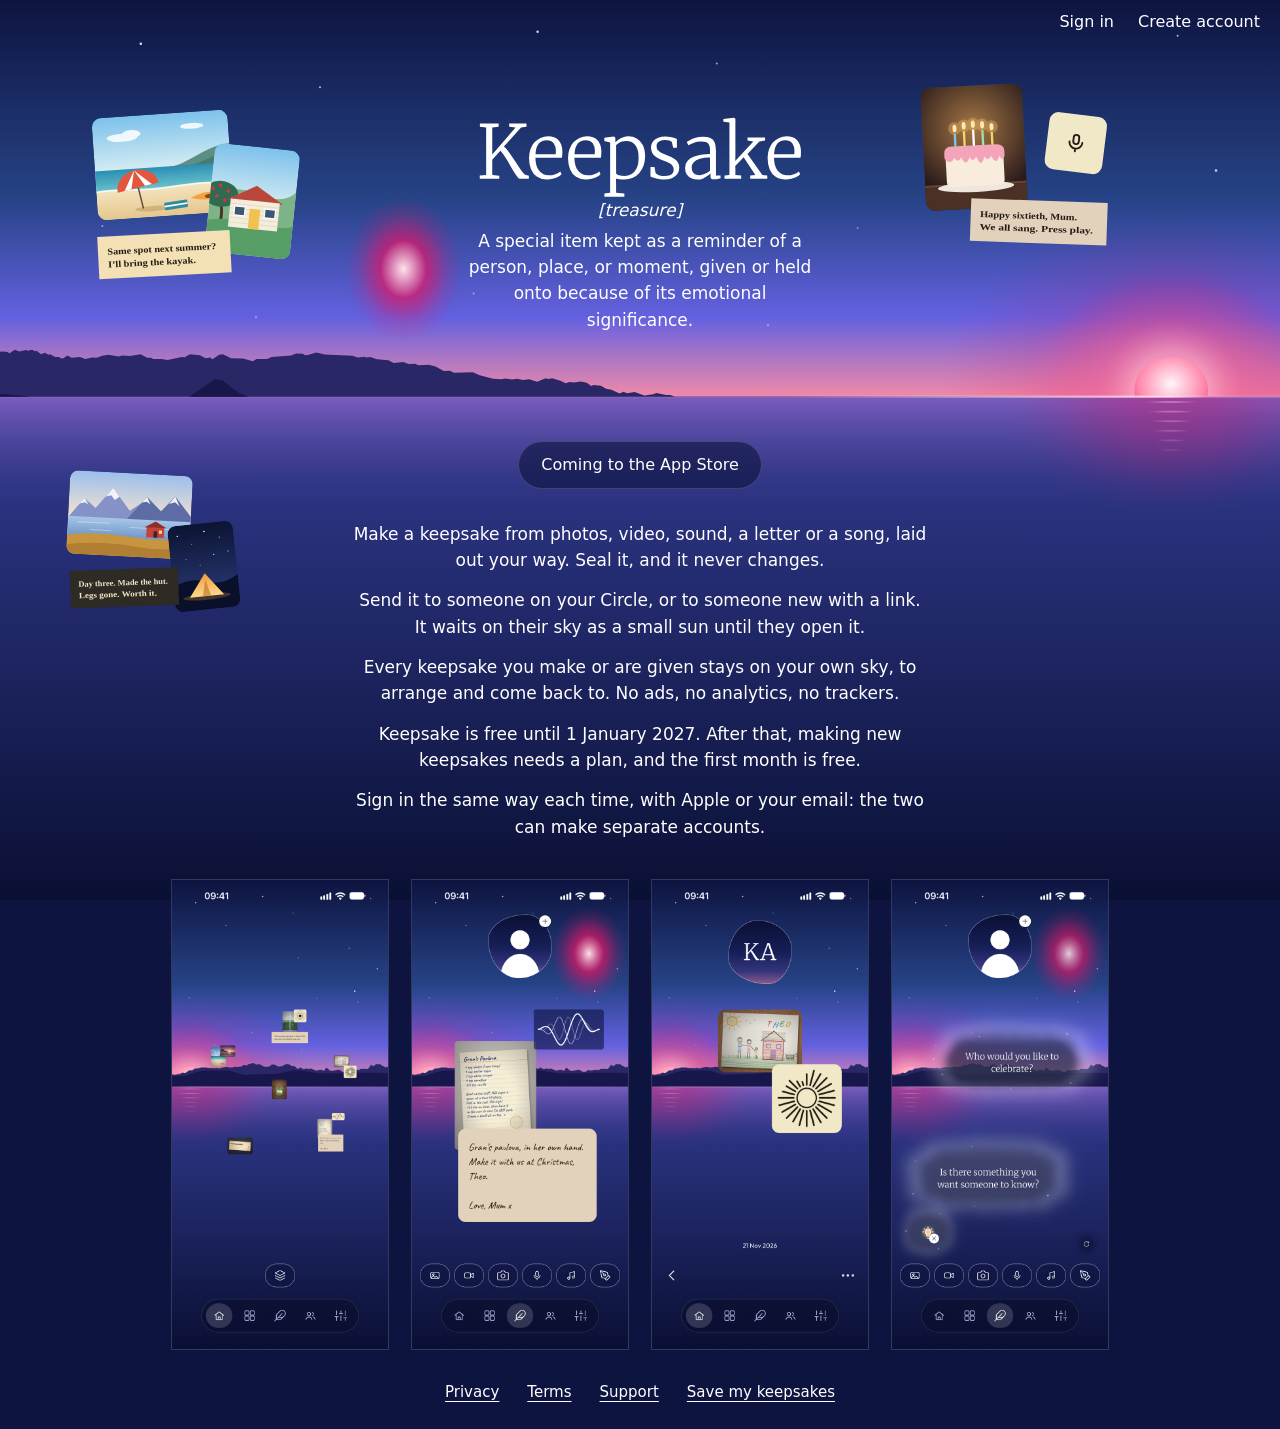
<file: index.html>
<!doctype html>
<html lang="en">
<head>
<meta charset="utf-8">
<meta name="viewport" content="width=device-width, initial-scale=1">
<meta name="color-scheme" content="dark">
<meta name="theme-color" content="#0E1440">
<title>Keepsake: something for someone to keep</title>
<meta name="description" content="Make a keepsake from photos, video, sound, a letter or a song. Seal it, and send it to someone.">
<meta property="og:title" content="Keepsake">
<meta property="og:description" content="Something for someone to keep.">
<meta property="og:image" content="https://keepsakeapp.nz/card.png">
<link rel="stylesheet" href="palette.css">
<script src="store.js"></script>
<style>
  * { box-sizing: border-box; margin: 0; }
  html { background: var(--solid); }
  /* The app's Dusk sky, held still. */
  body::before {
    content: '';
    position: fixed;
    inset: 0 0 auto;
    height: 100vh;
    z-index: -1;
    background: url(sky.svg) 0 0 / 100% 100%;
  }
  /* The name and its definition high in the sky; keepsakes scattered as on
  Home, hung off the horizon (372/844 of the sky's height) and clear of
  the sun at its right; the rest on the water. On a short screen the
  line they hang off drops below the horizon rather than into the name. */
  body {
    --horizon: max(44.076vh, 6vh + 340px);
    position: relative;
    display: flex;
    flex-direction: column;
    align-items: center;
    min-height: 100vh;
    min-height: 100dvh;
    padding: 0 24px;
    color: var(--text);
    font: 300 17px/1.55 -apple-system, BlinkMacSystemFont, system-ui, sans-serif;
    text-align: center;
    -webkit-text-size-adjust: 100%;
  }
  /* The app's doors at the window's top right, as the app keeps them at
  its column's: each word a 44px press, clear of the name below. */
  .doors { position: absolute; top: 0; right: 8px; z-index: 1; display: flex; max-width: calc(100% - 16px); }
  .doors a { min-width: 0; overflow: hidden; padding: 11px 12px; color: inherit; font-size: 16px; font-weight: 500; line-height: 22px; text-decoration: none; text-overflow: ellipsis; white-space: nowrap; }
  header { min-height: calc(var(--horizon) + 184px); }
  h1 { margin-top: 6vh; }
  .name { display: block; width: 200px; height: auto; margin: 0 auto; fill: currentColor; }
  .kind { font-style: italic; }
  .line { max-width: 21em; margin: 4px auto 0; }

  .scatter { position: absolute; inset: 0 0 auto; max-width: 420px; height: var(--horizon); margin: 0 auto; }
  .scatter > * { position: absolute; height: auto; }
  /* A keepsake not yet opened: the Sun's crimson mist round a pale
  heart, fading out and back as it does in the app. */
  .sun {
    left: 9%;
    bottom: 44px;
    width: 23%;
    aspect-ratio: 4 / 5;
    background: var(--mist);
    animation: mist 1.6s cubic-bezier(0.37, 0, 0.63, 1) infinite alternate;
  }
  @keyframes mist { to { opacity: 0; } }
  @media (prefers-reduced-motion: reduce) { .sun { animation: none; } }
  .bach { left: 39%; bottom: 34px; width: 38%; }
  .sixty { left: 6%; top: calc(100% + 30px); width: 35%; }
  .hut { left: 46%; top: calc(100% + 42px); width: 33%; }

  .store {
    padding: 12px 22px;
    border: 1px solid var(--edge);
    border-radius: 999px;
    background: var(--panel);
    font-size: 16px;
    font-weight: 500;
    line-height: 22px;
  }
  /* Once in the store, the sign-in and invite pages' App Store button. */
  a.store {
    width: 100%;
    max-width: 320px;
    padding: 15px 16px;
    border-color: var(--text);
    background: none;
    color: inherit;
    font-size: 17px;
    font-weight: 600;
    line-height: normal;
    text-decoration: none;
  }
  .about { max-width: 34em; margin-top: 28px; }
  .about p + p { margin-top: 14px; }
  /* The App Store's four shots after the words, clear of the keepsakes on
  the water: two by two on a phone, a row of four wider. Each shows whole,
  so no rounded corners; never wider than 216px, as their sizes say. */
  .shots { display: grid; grid-template-columns: 1fr 1fr; gap: 16px; width: 100%; max-width: 420px; margin-top: 40px; }
  .shots img { width: 100%; height: auto; outline: 1px solid var(--edge); }
  @media (min-width: 720px) { .shots { grid-template-columns: repeat(4, 1fr); gap: 24px; max-width: 936px; } }
  footer { display: flex; flex-wrap: wrap; justify-content: center; gap: 12px 28px; margin-top: auto; padding: 32px 0 24px; font-size: 15px; font-weight: 400; }
  footer a { color: inherit; text-decoration-thickness: 1px; text-underline-offset: 4px; }

  @media (min-width: 1200px) {
    body { --horizon: 44.076vh; }
    header { min-height: calc(max(var(--horizon), 340px) + 44px); }
    h1 { margin-top: 13vh; }
    .name { width: 323px; }
    .scatter { max-width: none; }
    .bach { left: 7%; top: 12vh; bottom: auto; width: min(16.5vw, 26vh); }
    .sun { left: 27%; bottom: 56px; width: min(9vw, 14.4vh); }
    .sixty { left: auto; right: 13%; top: 9vh; width: min(15.5vw, 24.5vh); }
    .hut { left: 5%; top: calc(100% + 70px); width: min(14vw, 22vh); }
    .about { margin-top: 32px; }
  }
</style>
</head>
<body>
<nav class="doors" id="doors"><a href="/app/?start=signin">Sign in</a><a href="/app/?start=create">Create account</a></nav>
<script>
  // Signed in at /app/, the app leaves the name its Home shows top right
  // (src/lib/storage.ts, signedInAs) until sign-out: the doors are then
  // that name, to the app. Read here, never fetched; signed out, no name.
  try {
    var named = JSON.parse(localStorage.getItem('ks_signed_in_as_v1'));
    if (typeof named === 'string' && named.trim()) {
      var you = document.createElement('a');
      you.href = '/app/';
      you.textContent = named;
      document.getElementById('doors').replaceChildren(you);
    }
  } catch (e) {}
</script>
<header>
  <!-- The name in the app's title face, Merriweather Light, as outlines. -->
  <h1><svg class="name" role="img" aria-label="Keepsake" viewBox="3 -83 434 108"><path d="M4 0L4 -4.3L12.6 -5.2L12.6 -68.9L4.2 -70L4.2 -74.3L29.4 -74.3L29.4 -70L20.8 -68.9L20.8 -32.6L52.1 -68.9L43.6 -70L43.6 -74.3L66.8 -74.3L66.8 -70L59.5 -68.9L36.4 -43.2Q39 -41.1 41.8 -37.5Q44.6 -33.9 47.5 -29.7Q50.4 -25.5 53.1 -21.2Q55.8 -16.9 58.2 -13.4Q60.6 -9.9 62.4 -7.7Q64.3 -5.5 65.3 -5.3L70 -4.2L70 0L58 0Q56.7 0 54.9 -2.1Q53.1 -4.2 50.9 -7.7Q48.8 -11.1 46.4 -15.3Q44 -19.5 41.5 -23.8Q39 -28 36.5 -31.7Q34 -35.4 31.7 -37.8L20.8 -25.4L20.8 -5.2L30.2 -4.2L30.2 0ZM94.3 1.1Q86.4 1.1 81 -2.6Q75.6 -6.3 72.9 -12.9Q70.2 -19.5 70.2 -28Q70.2 -34.5 72.1 -39.8Q74 -45.1 77.5 -49Q80.9 -52.8 85.6 -54.9Q90.3 -57 95.8 -57Q104.6 -57 109.6 -52Q114.6 -46.9 115 -37.2Q115 -34.4 114.9 -32.2Q114.8 -30.1 114.4 -28.4L78.8 -28.4Q78.8 -23.4 79.9 -19Q81.1 -14.7 83.3 -11.4Q85.6 -8.2 89 -6.4Q92.4 -4.6 96.9 -4.6Q101.2 -4.6 105.6 -6.2Q110 -7.7 112.3 -9.7L113.9 -6Q112 -4 108.8 -2.5Q105.7 -0.9 101.9 0.1Q98.1 1.1 94.3 1.1ZM78.9 -33.1L106 -33.1Q106.1 -33.9 106.2 -35.3Q106.3 -36.6 106.3 -37.5Q106.3 -43.7 103.3 -47.8Q100.5 -51.9 93.8 -51.9Q90.8 -51.9 88.2 -50.9Q85.6 -49.9 83.6 -47.7Q81.7 -45.5 80.4 -41.9Q79.2 -38.3 78.9 -33.1ZM146.7 1.1Q138.8 1.1 133.4 -2.6Q128 -6.3 125.3 -12.9Q122.6 -19.5 122.6 -28Q122.6 -34.5 124.5 -39.8Q126.4 -45.1 129.9 -49Q133.3 -52.8 138 -54.9Q142.7 -57 148.2 -57Q157 -57 162 -52Q167 -46.9 167.4 -37.2Q167.4 -34.4 167.3 -32.2Q167.2 -30.1 166.8 -28.4L131.2 -28.4Q131.2 -23.4 132.3 -19Q133.5 -14.7 135.7 -11.4Q138 -8.2 141.4 -6.4Q144.8 -4.6 149.3 -4.6Q153.6 -4.6 158 -6.2Q162.4 -7.7 164.7 -9.7L166.3 -6Q164.4 -4 161.2 -2.5Q158.1 -0.9 154.3 0.1Q150.5 1.1 146.7 1.1ZM131.3 -33.1L158.4 -33.1Q158.5 -33.9 158.6 -35.3Q158.7 -36.6 158.7 -37.5Q158.7 -43.7 155.8 -47.8Q152.9 -51.9 146.2 -51.9Q143.2 -51.9 140.6 -50.9Q138 -49.9 136 -47.7Q134.1 -45.5 132.8 -41.9Q131.6 -38.3 131.3 -33.1ZM171.5 24.2L171.5 19.8L179.2 18.8L179.2 -48.9L171.4 -50.6L171.4 -55.1L184.2 -56.7L184.4 -56.7L186.2 -55.1L186.2 -49Q188 -50.8 190.6 -52.7Q193.2 -54.5 196.7 -55.8Q200.1 -57 204.3 -57Q209.9 -57 214.9 -54.2Q219.9 -51.4 223.1 -45.4Q226.2 -39.4 226.2 -29.8Q226.2 -23.4 224.2 -17.8Q222.2 -12.2 218.5 -7.9Q214.8 -3.7 209.6 -1.3Q204.4 1.1 198 1.1Q195.3 1.1 192.2 0.7Q189.1 0.3 187 -0.5L187.2 8L187.2 18.8L198.3 19.8L198.3 24.2ZM198.4 -3.6Q203.8 -3.6 208.1 -6.3Q212.4 -8.9 215 -14.4Q217.5 -19.9 217.5 -28.4Q217.5 -34.4 216.2 -38.6Q214.9 -42.9 212.6 -45.6Q210.3 -48.4 207.3 -49.6Q204.4 -50.9 201 -50.9Q197.9 -50.9 195.2 -50Q192.5 -49.1 190.4 -47.7Q188.3 -46.4 187.2 -45.1L187.2 -7Q188 -5.8 191.1 -4.7Q194.3 -3.6 198.4 -3.6ZM251.4 1.1Q248.3 1.1 244.7 0.4Q241.1 -0.3 238 -1.3Q235 -2.3 233.4 -3.1L233.4 -15.7L238.8 -15.7L240.3 -7.9Q241 -6.9 242.8 -5.9Q244.6 -4.9 247.1 -4.2Q249.6 -3.6 252.4 -3.6Q256.8 -3.6 259.5 -4.7Q262.2 -5.9 263.4 -7.9Q264.6 -9.9 264.6 -12.6Q264.6 -15.6 262.9 -17.6Q261.2 -19.7 257.9 -21.4Q254.6 -23.1 249.6 -24.9Q244.4 -26.8 240.9 -29.2Q237.5 -31.5 235.8 -34.7Q234.1 -38 234.1 -42.5Q234.1 -46.9 236.7 -50.1Q239.4 -53.3 243.8 -55Q248.3 -56.7 253.5 -56.7Q257.4 -56.7 260.5 -56.1Q263.6 -55.5 265.7 -54.8Q267.8 -54 268.9 -53.6L268.9 -41.7L263.9 -41.7L262.2 -49Q261.7 -49.9 260.2 -50.6Q258.7 -51.3 256.7 -51.7Q254.7 -52.1 252.7 -52.1Q249.3 -52.2 246.8 -51.2Q244.3 -50.2 242.9 -48.4Q241.6 -46.6 241.6 -44.2Q241.6 -40.4 243.5 -38.2Q245.4 -36 248.4 -34.6Q251.5 -33.3 254.8 -31.9Q258.1 -30.6 261.2 -29.1Q264.3 -27.7 266.7 -25.8Q269.2 -23.9 270.6 -21.2Q272.1 -18.6 272.1 -14.8Q272.1 -9.8 269.5 -6.3Q266.9 -2.7 262.2 -0.8Q257.5 1.1 251.4 1.1ZM296.6 1.1Q292.2 1.1 288.4 -0.6Q284.6 -2.2 282.2 -5.7Q279.9 -9.2 279.9 -14.6Q279.9 -19.9 282.8 -23.4Q285.7 -27 290.5 -29.1Q295.3 -31.2 301.3 -32.2Q307.2 -33.2 313.4 -33.3L313.4 -37.5Q313.4 -42.5 312.4 -45.2Q311.3 -48 308.7 -49.1Q306.1 -50.2 301.4 -50.2Q295.6 -50.2 291.1 -48.2Q286.7 -46.3 284.3 -44.9L282.1 -49.3Q283 -50.2 286.3 -51.9Q289.5 -53.7 294.1 -55.1Q298.6 -56.6 303.4 -56.6Q310.1 -56.6 314 -54.7Q318 -52.8 319.7 -48.6Q321.4 -44.3 321.4 -37.3L321.4 -4.5L327.6 -4.5L327.6 -0.8Q326.5 -0.5 324.9 -0.1Q323.3 0.3 321.6 0.5Q319.8 0.8 318.3 0.8Q316.2 0.8 315.1 0.1Q314.1 -0.6 314.1 -3.5L314.1 -7Q312.9 -5.9 310.3 -4Q307.8 -2.1 304.3 -0.5Q300.8 1.1 296.6 1.1ZM299.6 -4.8Q302.6 -4.8 306.5 -6.6Q310.4 -8.3 313.4 -10.9L313.4 -28.6Q305.1 -28.6 299.7 -26.9Q294.2 -25.2 291.5 -22.3Q288.8 -19.4 288.8 -15.6Q288.8 -11.6 290.2 -9.2Q291.7 -6.9 294.1 -5.8Q296.6 -4.8 299.6 -4.8ZM332.9 0L332.9 -4.3L339.5 -5.1L339.5 -75.6L331.3 -76.5L331.3 -80.2L345.5 -81.9L345.6 -81.9L347.5 -80.6L347.5 -30.1L347.3 -23.8L371.6 -50.1L363.8 -51.5L363.8 -55.5L387.4 -55.5L387.4 -51.5L379.7 -50.1L363.8 -33.3L383.7 -5L390.3 -4.3L390.3 0L367.4 0L367.4 -4.3L374.3 -5.1L358.6 -28.8L347.3 -17L347.5 -12.8L347.5 -5.1L355.3 -4.3L355.3 0ZM414.9 1.1Q406.9 1.1 401.6 -2.6Q396.2 -6.3 393.5 -12.9Q390.8 -19.5 390.8 -28Q390.8 -34.5 392.7 -39.8Q394.6 -45.1 398.1 -49Q401.5 -52.8 406.2 -54.9Q410.9 -57 416.4 -57Q425.2 -57 430.2 -52Q435.2 -46.9 435.6 -37.2Q435.6 -34.4 435.5 -32.2Q435.4 -30.1 435 -28.4L399.4 -28.4Q399.4 -23.4 400.5 -19Q401.7 -14.7 403.9 -11.4Q406.2 -8.2 409.6 -6.4Q413 -4.6 417.4 -4.6Q421.8 -4.6 426.2 -6.2Q430.6 -7.7 432.9 -9.7L434.5 -6Q432.6 -4 429.4 -2.5Q426.3 -0.9 422.5 0.1Q418.7 1.1 414.9 1.1ZM399.4 -33.1L426.6 -33.1Q426.7 -33.9 426.8 -35.3Q426.9 -36.6 426.9 -37.5Q426.9 -43.7 423.9 -47.8Q421.1 -51.9 414.4 -51.9Q411.4 -51.9 408.8 -50.9Q406.2 -49.9 404.2 -47.7Q402.3 -45.5 401 -41.9Q399.8 -38.3 399.4 -33.1Z"/></svg></h1>
  <p class="kind">[treasure]</p>
  <p class="line">A special item kept as a reminder of a person, place, or moment, given or held onto because of its emotional significance.</p>
</header>
<div class="scatter" role="img" aria-label="Sample keepsakes as the app shows them: photos, letters and a recording, and one not yet opened, glowing like a small sun.">
  <span class="sun"></span>
  <img class="bach" src="keepsakes/bach.svg" width="360" height="300" alt="">
  <img class="sixty" src="keepsakes/sixty.svg" width="344" height="292" alt="">
  <img class="hut" src="keepsakes/hut.svg" width="344" height="286" alt="">
</div>
<p class="store">Coming to the App Store</p>
<script>if (appStore) document.querySelector('.store').outerHTML = '<a class="store" href="' + appStore + '">Get Keepsake on the App Store</a>';</script>
<div class="about">
  <p>Make a keepsake from photos, video, sound, a letter or a song, laid out your way. Seal it, and it never changes.</p>
  <p>Send it to someone on your Circle, or to someone new with a link. It waits on their sky as a small sun until they open it.</p>
  <p>Every keepsake you make or are given stays on your own sky, to arrange and come back to. No ads, no analytics, no trackers.</p>
  <p>Keepsake is free until 1 January 2027. After that, making new keepsakes needs a plan, and the first month is free.</p>
  <p>Sign in the same way each time, with Apple or your email: the two can make separate accounts.</p>
</div>
<div class="shots">
  <img src="keepsakes/shots/01-home-660x1434.webp" srcset="keepsakes/shots/01-home-660x1434.webp 660w, keepsakes/shots/01-home-1320x2868.webp 1320w" sizes="216px" width="660" height="1434" loading="lazy" alt="Home: keepsakes scattered across the sky and the water.">
  <img src="keepsakes/shots/02-create-canvas-660x1434.webp" srcset="keepsakes/shots/02-create-canvas-660x1434.webp 660w, keepsakes/shots/02-create-canvas-1320x2868.webp 1320w" sizes="216px" width="660" height="1434" loading="lazy" alt="Making a keepsake: a handwritten recipe, a recording and a letter, laid out on the sky.">
  <img src="keepsakes/shots/03-opened-keepsake-660x1434.webp" srcset="keepsakes/shots/03-opened-keepsake-660x1434.webp 660w, keepsakes/shots/03-opened-keepsake-1320x2868.webp 1320w" sizes="216px" width="660" height="1434" loading="lazy" alt="An opened keepsake: a child's drawing and a recording.">
  <img src="keepsakes/shots/04-thought-cloud-660x1434.webp" srcset="keepsakes/shots/04-thought-cloud-660x1434.webp 660w, keepsakes/shots/04-thought-cloud-1320x2868.webp 1320w" sizes="216px" width="660" height="1434" loading="lazy" alt="Thought clouds: Who would you like to celebrate? Is there something you want someone to know?">
</div>
<footer>
  <a href="privacy.html">Privacy</a>
  <a href="terms.html">Terms</a>
  <a href="mailto:hello@keepsakeapp.nz">Support</a>
  <a href="save/">Save my keepsakes</a>
</footer>
</body>
</html>
</file>
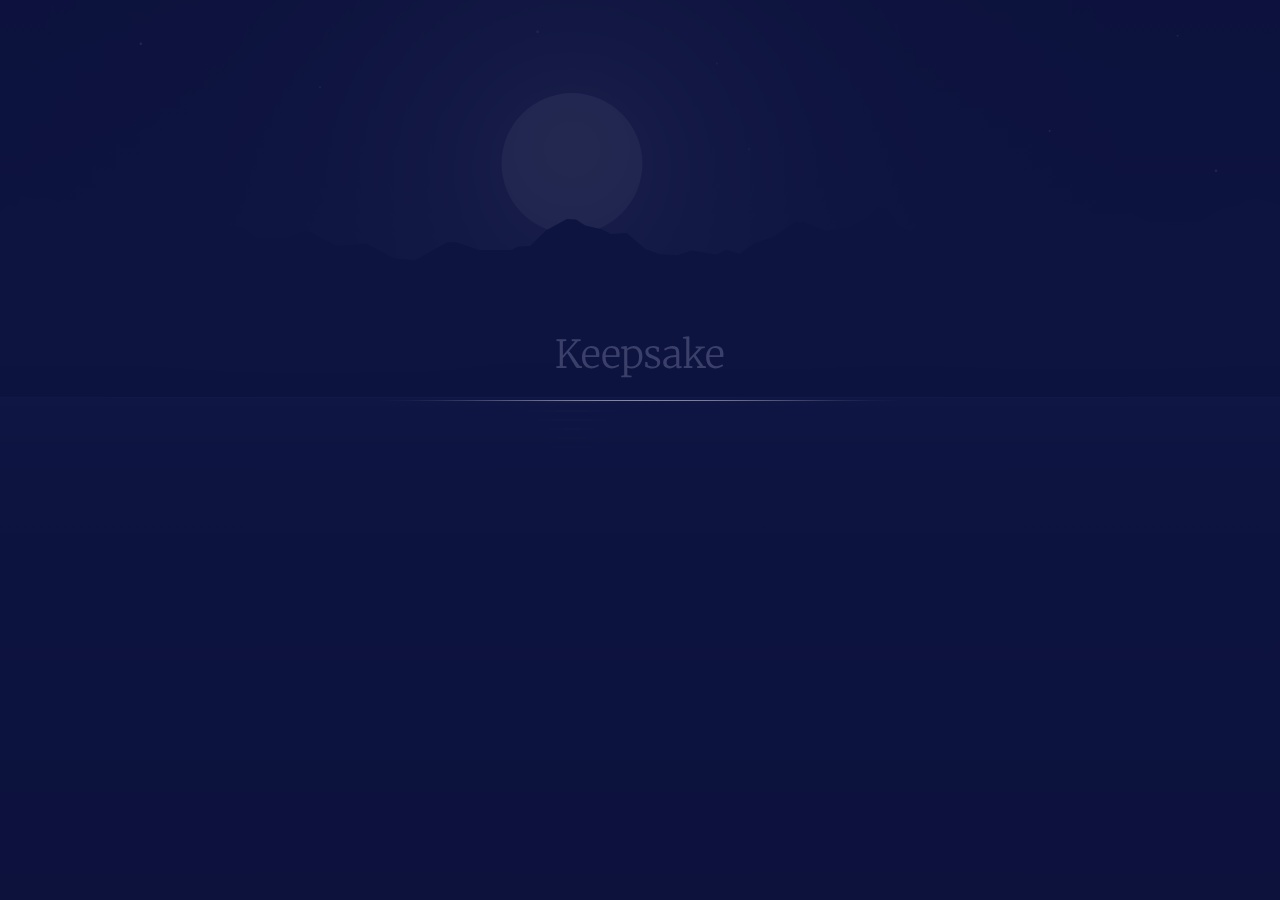
<file: app/index.html>
<!doctype html>
<html lang="en">
  <head>
    <meta charset="utf-8" />
    <meta httpEquiv="X-UA-Compatible" content="IE=edge" />
    <meta name="viewport" content="width=device-width, initial-scale=1, shrink-to-fit=no" />
    <title>keepsake-app</title>
    <!-- The `react-native-web` recommended style reset: https://necolas.github.io/react-native-web/docs/setup/#root-element -->
    <style id="expo-reset">
      /* These styles make the body full-height */
      html,
      body {
        height: 100%;
      }
      /* These styles disable body scrolling if you are using <ScrollView> */
      body {
        overflow: hidden;
      }
      /* These styles make the root element full-height */
      #root {
        display: flex;
        height: 100%;
        flex: 1;
      }
    </style>
  <link rel="icon" href="/app/favicon.ico"/><link rel="preload" href="/app/_expo/static/css/EnrichedText-803aa2e89ff85a46cc923a9c1331bc92.css" as="style">
<link rel="stylesheet" href="/app/_expo/static/css/EnrichedText-803aa2e89ff85a46cc923a9c1331bc92.css"></head>

  <body>
    <!-- Use static rendering with Expo Router to support running without JavaScript. -->
    <noscript> You need to enable JavaScript to run this app. </noscript>
    <!-- The root element for your Expo app. -->
    <div id="root"></div>
  <script src="/app/_expo/static/js/web/index-131d127b6f25b3ca977e7f3741bd6cf5.js" defer></script>
</body>
</html>
</file>
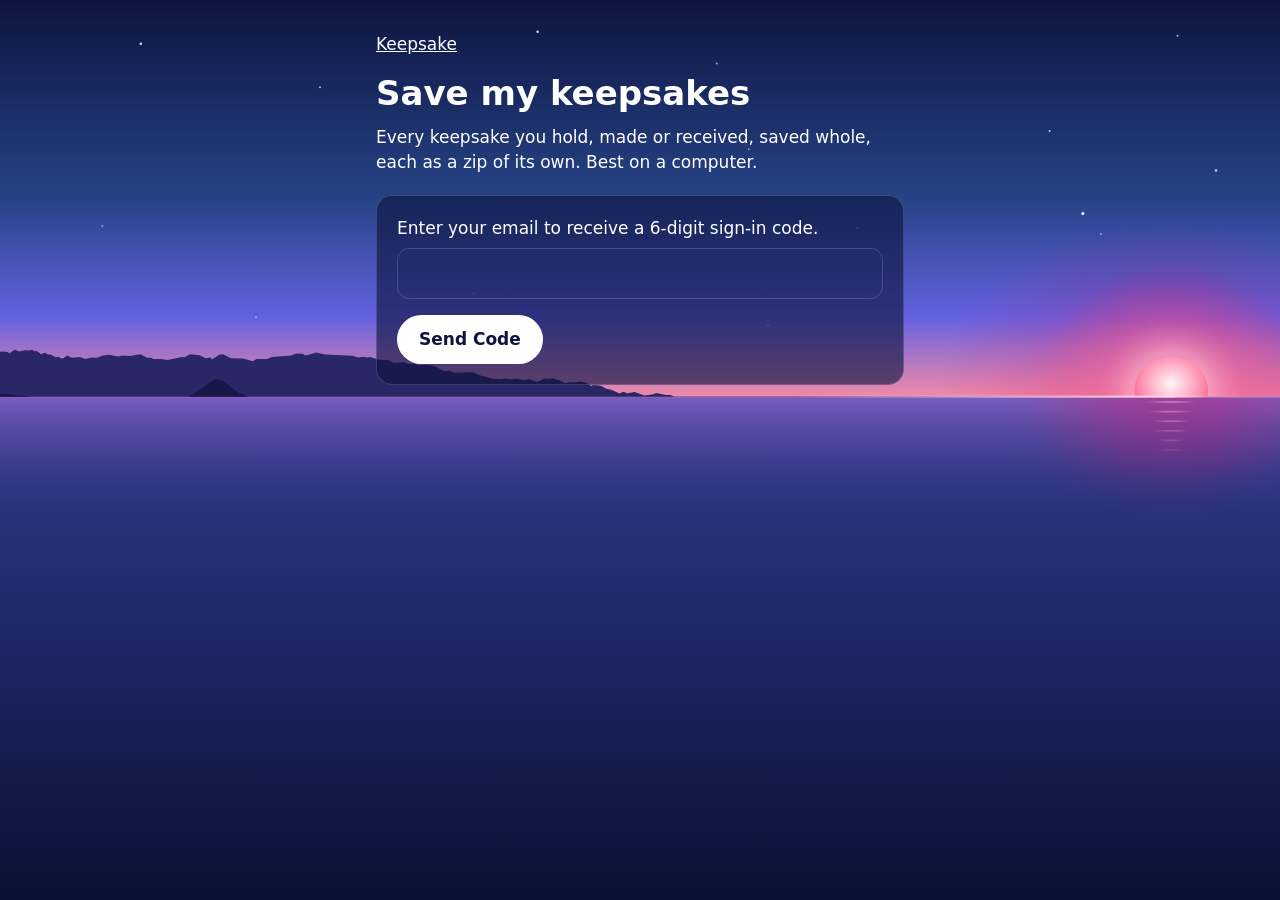
<file: save/index.html>
<!doctype html>
<!-- Save my keepsakes without the app. It talks only to Keepsake's
servers, through save.js. -->
<html lang="en">
<head>
<meta charset="utf-8">
<meta name="viewport" content="width=device-width, initial-scale=1">
<meta name="color-scheme" content="dark">
<title>Save my keepsakes</title>
<link rel="stylesheet" href="../palette.css">
<style>
  * { box-sizing: border-box; margin: 0; }
  [hidden] { display: none !important; }
  html { background: var(--solid); }
  /* The app's Dusk sky, held still. */
  body::before {
    content: '';
    position: fixed;
    inset: 0 0 auto;
    height: 100vh;
    z-index: -1;
    background: url(../sky.svg) 0 0 / 100% 100%;
  }
  body {
    max-width: 560px;
    margin: 0 auto;
    padding: 32px 16px;
    color: var(--text);
    font: 17px/1.45 -apple-system, BlinkMacSystemFont, system-ui, sans-serif;
    -webkit-text-size-adjust: 100%;
  }
  a { color: inherit; }
  h1 { font-size: 34px; line-height: 1.2; margin: 16px 0 12px; }
  form, section {
    margin-top: 20px;
    padding: 20px;
    border: 1px solid var(--edge);
    border-radius: 16px;
    background: var(--panel);
  }
  input {
    display: block;
    width: 100%;
    margin: 8px 0 16px;
    padding: 12px 14px;
    border: 1px solid var(--edge);
    border-radius: 12px;
    background: none;
    color: inherit;
    font: inherit;
  }
  button {
    padding: 12px 22px;
    border: 0;
    border-radius: 999px;
    background: var(--fill);
    color: var(--on-fill);
    font: inherit;
    font-weight: 600;
    cursor: pointer;
  }
  button:disabled { opacity: 0.5; cursor: default; }
  .plain { padding: 12px 8px; background: none; color: inherit; font-weight: 400; }
  ul { list-style: none; padding: 0; margin-bottom: 8px; }
  li { display: flex; align-items: center; gap: 12px; padding: 12px 0; }
  li + li { border-top: 1px solid var(--edge); }
  li span { flex: 1; min-width: 0; overflow-wrap: anywhere; }
  li small { display: block; font-size: 15px; }
  li button { padding: 8px 18px; font-size: 15px; }
  #said { margin-top: 16px; }
</style>
</head>
<body>
<a href="/">Keepsake</a>
<h1>Save my keepsakes</h1>
<p>Every keepsake you hold, made or received, saved whole, each as a zip of its own. Best on a computer.</p>
<form id="ask">
  <label for="email">Enter your email to receive a 6-digit sign-in code.</label>
  <input id="email" type="email" autocomplete="email" autocapitalize="off" spellcheck="false" required>
  <button>Send Code</button>
</form>
<form id="check" hidden>
  <label for="code" id="sent"></label>
  <input id="code" inputmode="numeric" autocomplete="one-time-code" maxlength="6" required>
  <button>Verify &amp; Sign In</button>
  <button type="button" class="plain" id="back">Back</button>
</form>
<section id="held" hidden>
  <ul id="list"></ul>
  <button type="button" class="plain" id="out">Sign out</button>
</section>
<p id="said" role="status"></p>
<script type="module" src="save.js"></script>
</body>
</html>
</file>
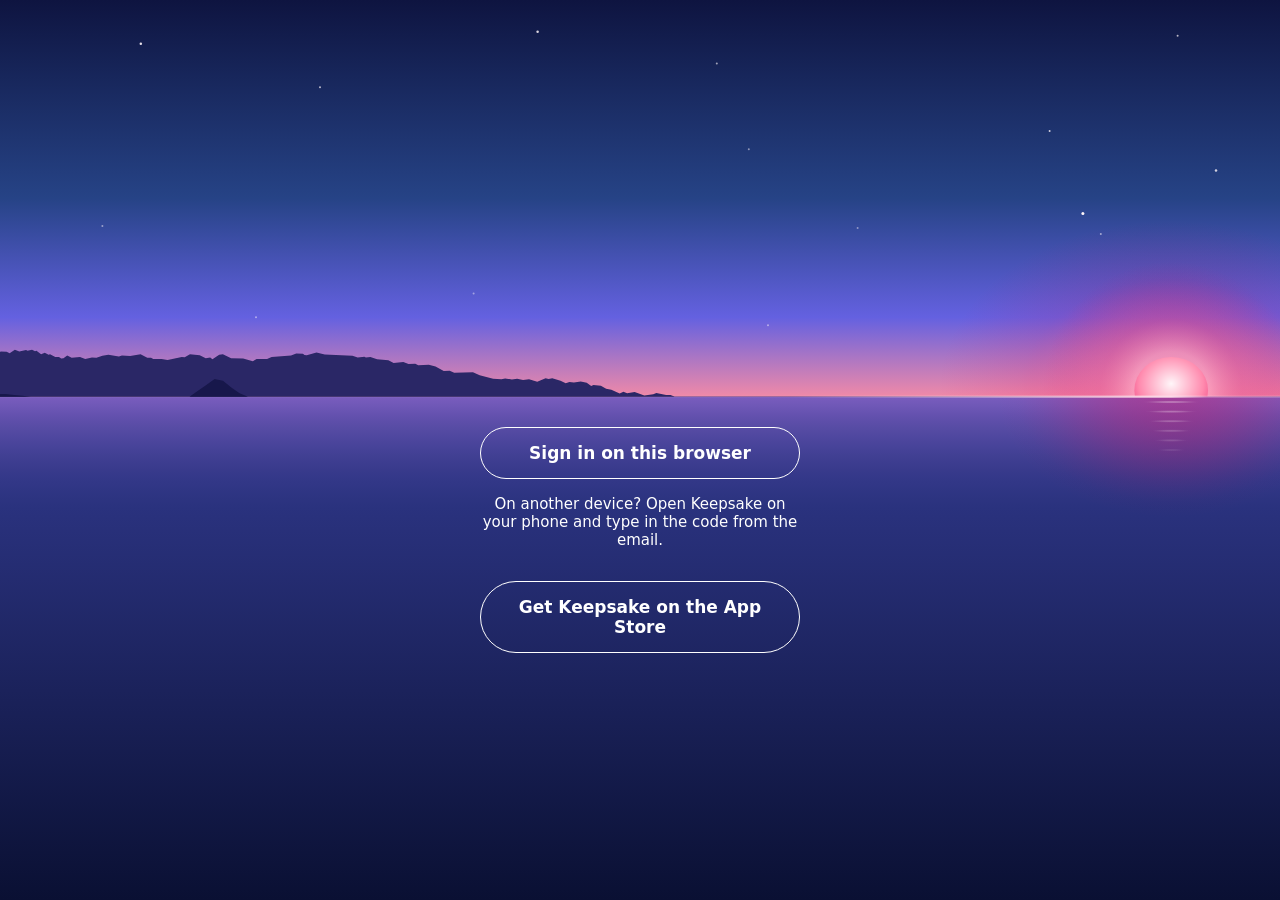
<file: signin/index.html>
<!doctype html>
<!-- The code email's link, /signin/#<token>, where Keepsake did not open.
The token rides in the fragment, which no server sees; this page sends it
nowhere and keeps none of it. Its first button hands it to the app, so shows
only where Keepsake can be; the next signs this browser in at /app/. Neither
goes by itself: the code may be for a phone, and a token signs in once. -->
<html lang="en">
<head>
<meta charset="utf-8">
<meta name="viewport" content="width=device-width, initial-scale=1">
<meta name="color-scheme" content="dark">
<meta name="theme-color" content="#0E1440">
<meta name="robots" content="noindex">
<title>Keepsake</title>
<link rel="stylesheet" href="../palette.css">
<script src="../store.js"></script>
<style>
  html { background: var(--solid); }
  body {
    margin: 0;
    min-height: 100vh;
    min-height: 100dvh;
    display: flex;
    flex-direction: column;
    align-items: center;
    gap: 16px;
    /* On the water: 30px under the horizon, 372/844 of the sky's height. */
    box-sizing: border-box;
    padding: calc(44.076vh + 30px) 16px 30px;
    padding-top: calc(44.076dvh + 30px);
    background: url(../sky.svg) 0 0 / 100% 100%;
    font: 600 17px -apple-system, BlinkMacSystemFont, system-ui, sans-serif;
  }
  a {
    box-sizing: border-box;
    width: 100%;
    max-width: 320px;
    padding: 15px 16px;
    border-radius: 999px;
    background: var(--fill);
    color: var(--on-fill);
    text-align: center;
    text-decoration: none;
  }
  .store, #here {
    border: 1px solid var(--text);
    background: none;
    color: var(--text);
  }
  .store {
    margin-top: 16px;
  }
  p {
    margin: 0;
    max-width: 320px;
    color: var(--text);
    font-weight: 400;
    font-size: 15px;
    text-align: center;
  }
</style>
</head>
<body>
<a id="open" href="keepsake://" hidden>Open Keepsake</a>
<a id="here" href="/app/">Sign in on this browser</a>
<p>On another device? Open Keepsake on your phone and type in the code from the email.</p>
<a class="store">Get Keepsake on the App Store</a>
<script>
  var button = document.getElementById('open');
  var found = location.hash.match(/^#([\w-]+)$/);
  if (found) button.href = 'keepsake://signin/#' + found[1];
  document.getElementById('here').href = '/app/signin/' + (found ? '#' + found[1] : '');
  // A phone or iPad; an iPad's Safari says Mac, but has touch.
  var ua = navigator.userAgent;
  button.hidden = !(/Android|iPhone|iPad/.test(ua) || (/Mac/.test(ua) && navigator.maxTouchPoints > 1));
  if (appStore) document.querySelector('.store').href = appStore;
</script>
</body>
</html>
</file>
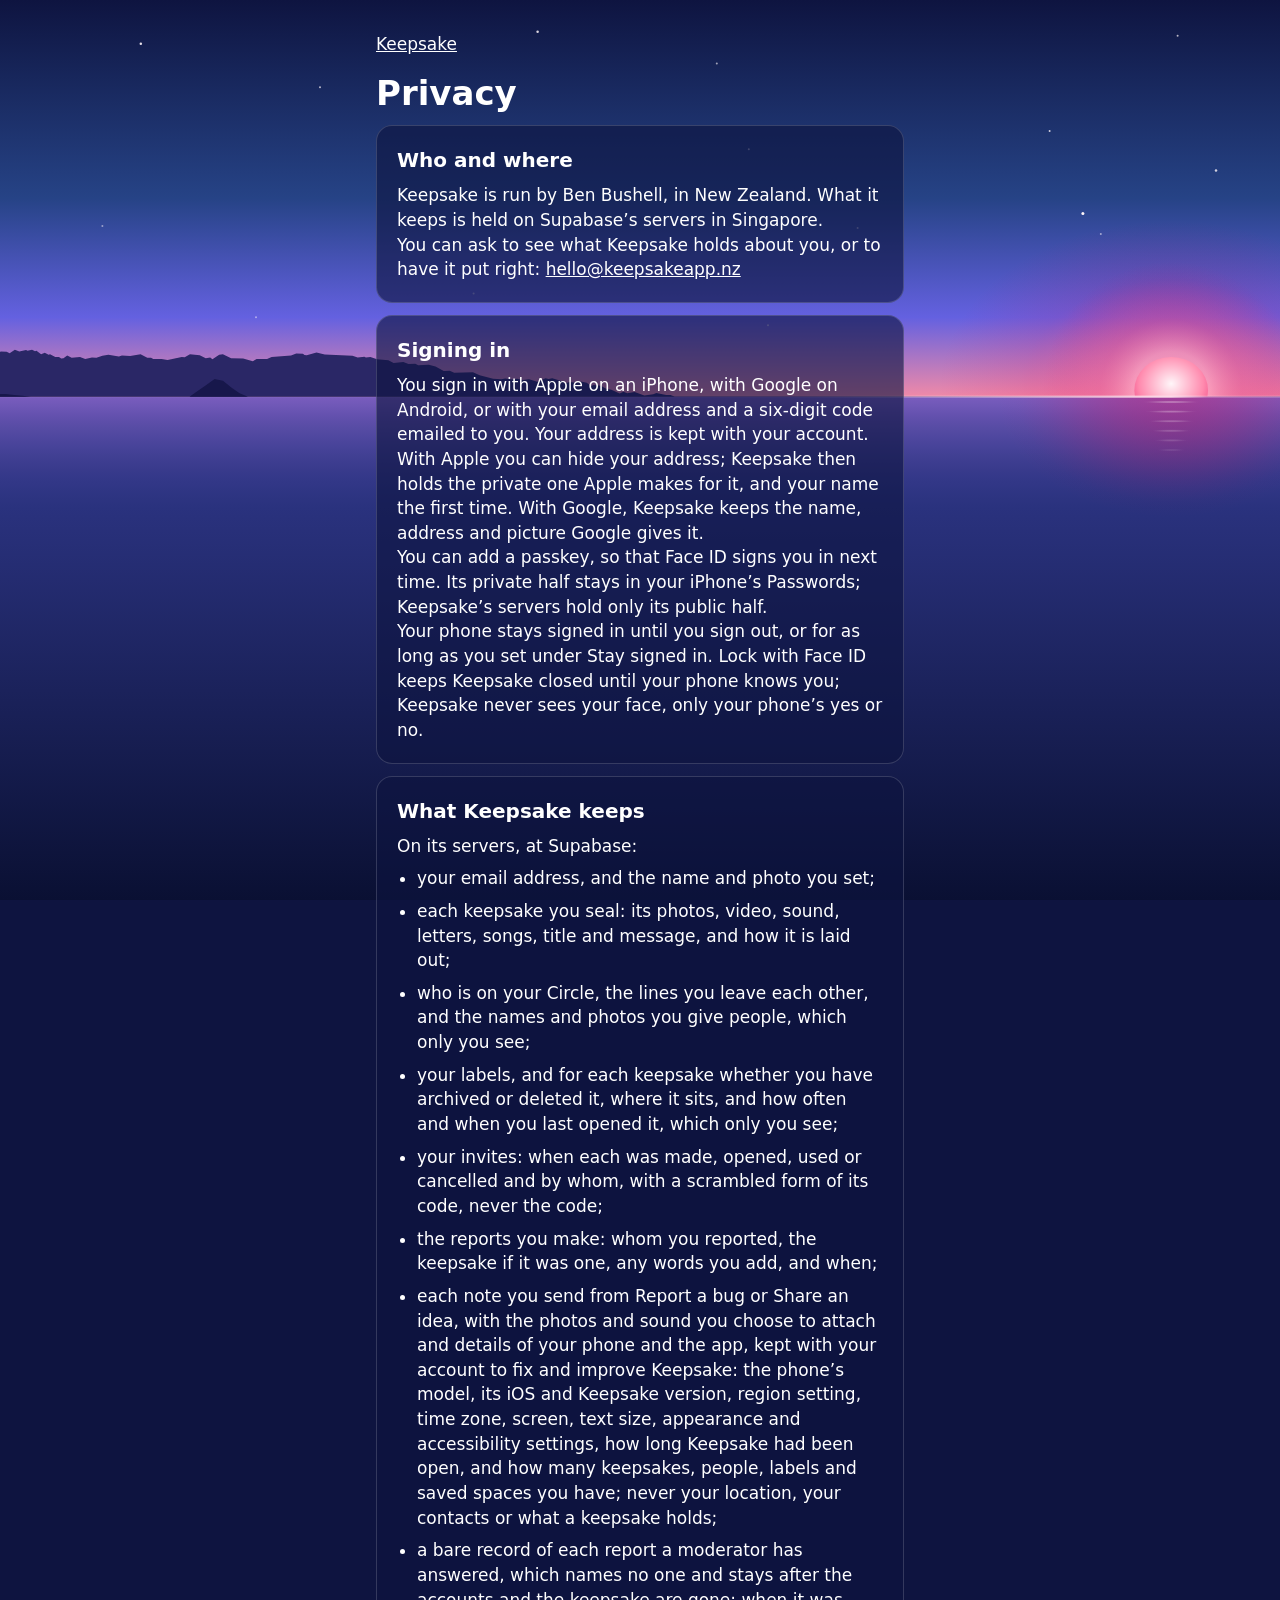
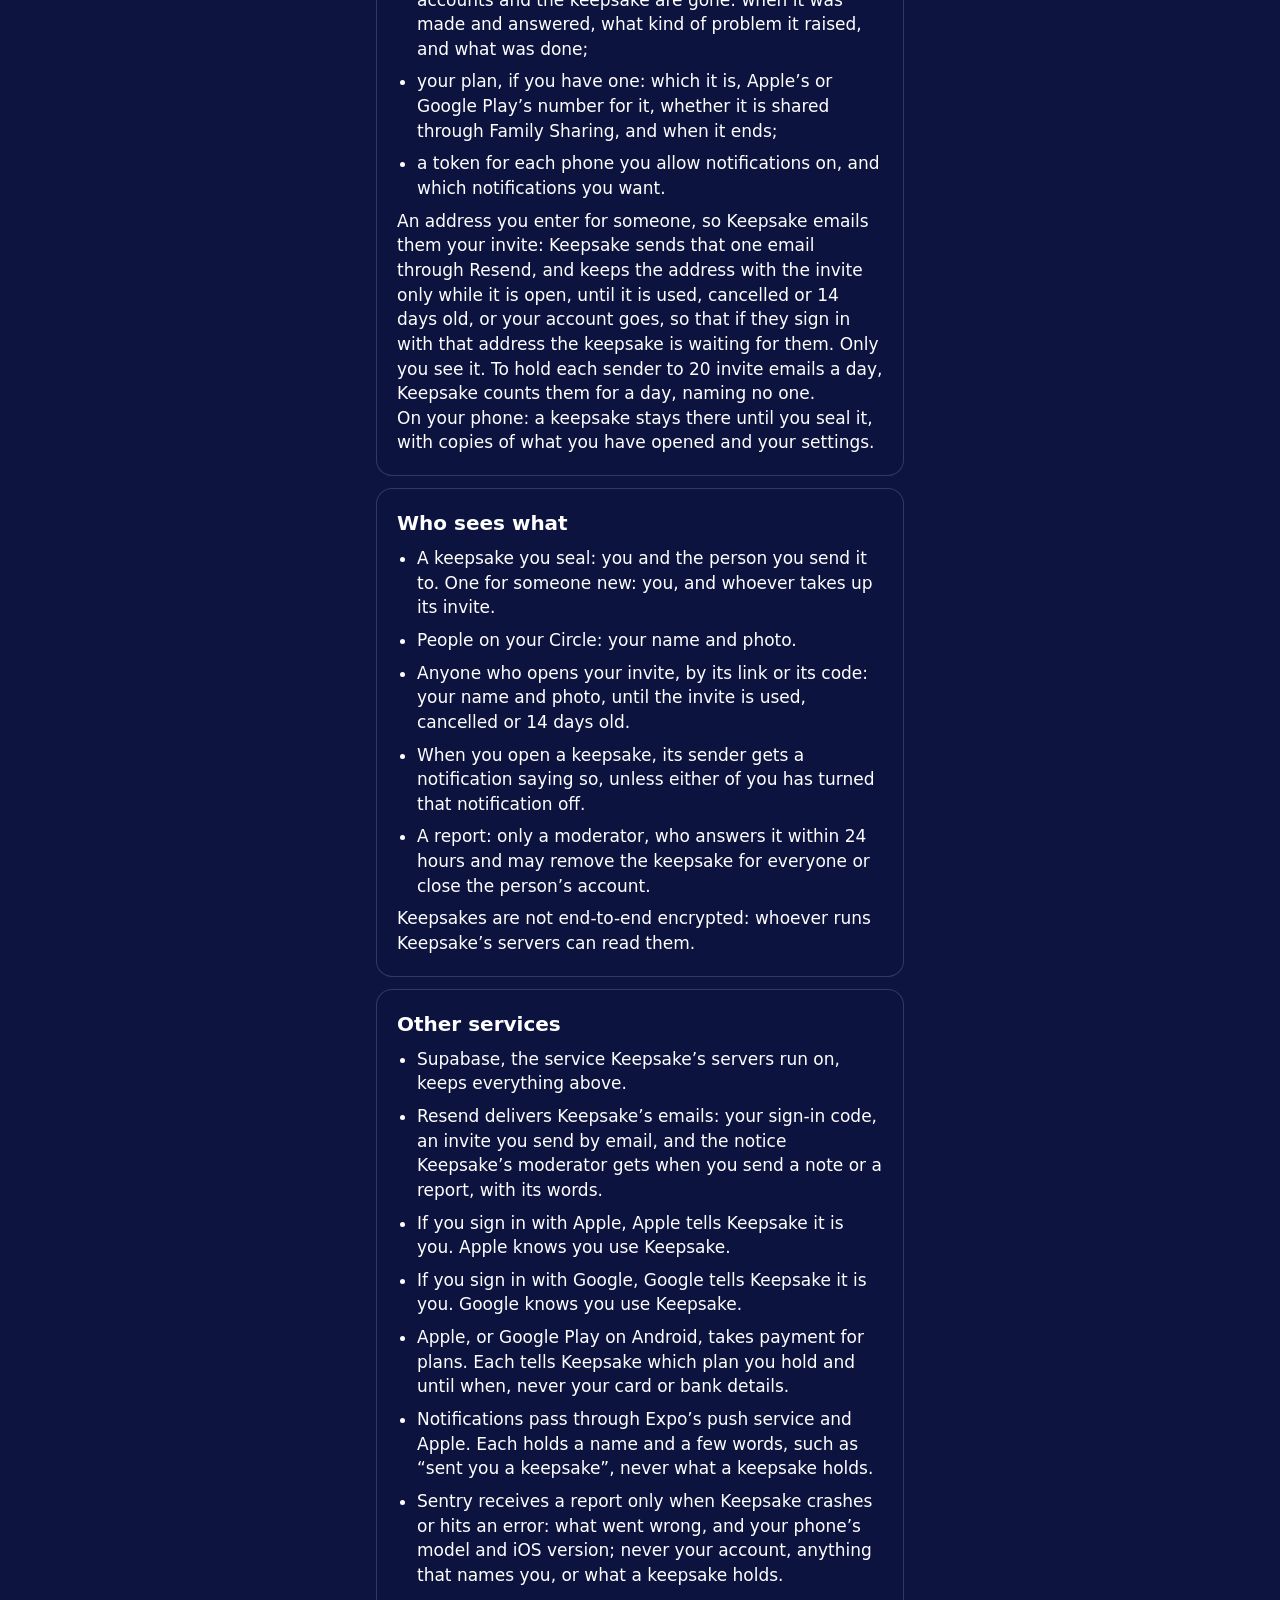
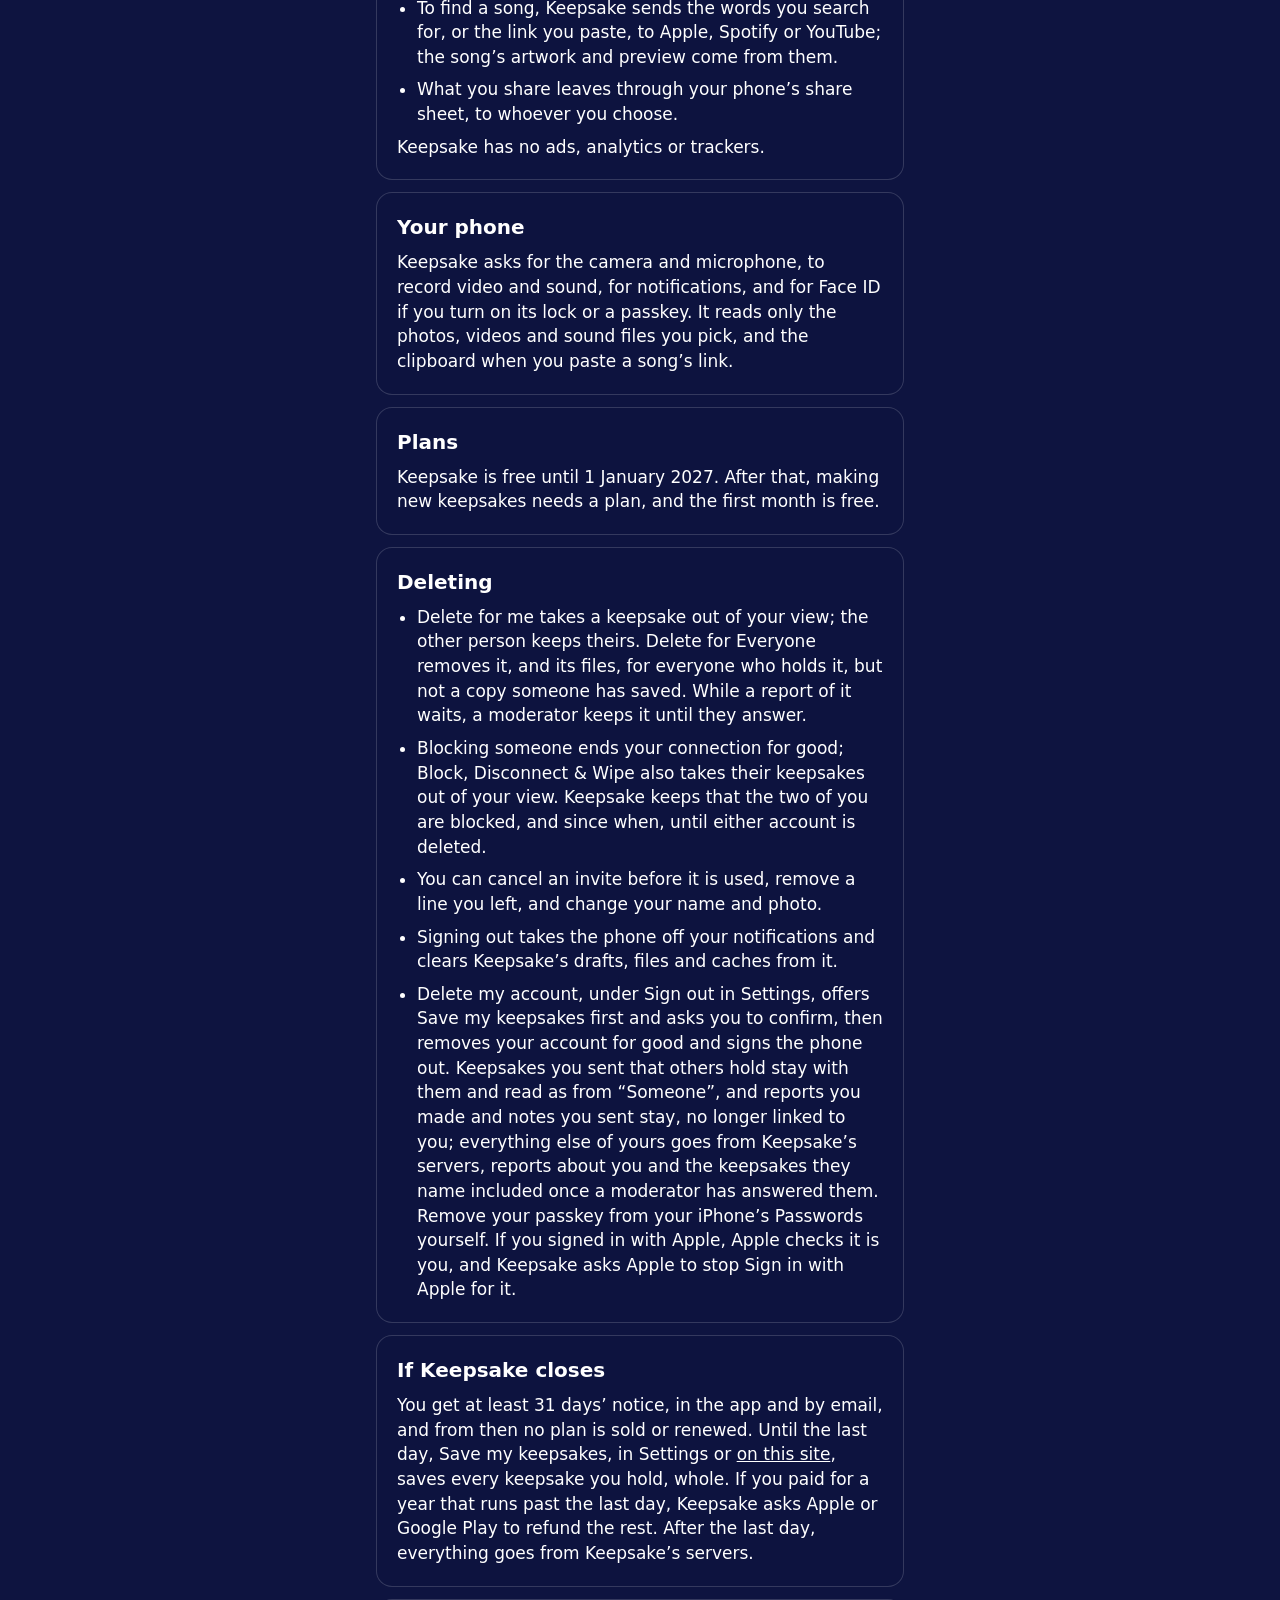
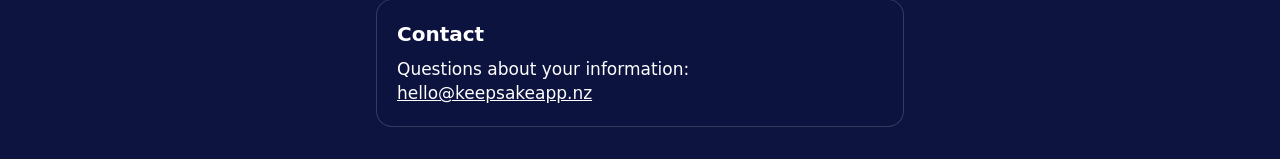
<file: privacy.html>
<!doctype html>
<html lang="en">
<head>
<meta charset="utf-8">
<meta name="viewport" content="width=device-width, initial-scale=1">
<meta name="color-scheme" content="dark">
<meta name="theme-color" content="#0E1440">
<title>Keepsake privacy</title>
<link rel="stylesheet" href="palette.css">
<style>
  * { box-sizing: border-box; margin: 0; }
  html { background: var(--solid); }
  /* The app's Dusk sky, held still. */
  body::before {
    content: '';
    position: fixed;
    inset: 0 0 auto;
    height: 100vh;
    z-index: -1;
    background: url(sky.svg) 0 0 / 100% 100%;
  }
  body {
    max-width: 560px;
    margin: 0 auto;
    padding: 32px 16px;
    color: var(--text);
    font: 17px/1.45 -apple-system, BlinkMacSystemFont, system-ui, sans-serif;
    -webkit-text-size-adjust: 100%;
  }
  a { color: inherit; }
  h1 { font-size: 34px; line-height: 1.2; margin: 16px 0 12px; }
  h2 { font-size: 20px; margin-bottom: 8px; }
  section {
    margin-top: 12px;
    padding: 20px;
    border: 1px solid var(--edge);
    border-radius: 16px;
    background: var(--panel);
  }
  ul { padding-left: 20px; }
  li + li, p + ul, ul + p { margin-top: 8px; }
</style>
</head>
<body>
<a href="/">Keepsake</a>
<h1>Privacy</h1>
<section>
  <h2>Who and where</h2>
  <p>Keepsake is run by Ben Bushell, in New Zealand. What it keeps is held on Supabase’s servers in Singapore.</p>
  <p>You can ask to see what Keepsake holds about you, or to have it put right: <a href="mailto:hello@keepsakeapp.nz">hello@keepsakeapp.nz</a></p>
</section>
<section>
  <h2>Signing in</h2>
  <p>You sign in with Apple on an iPhone, with Google on Android, or with your email address and a six-digit code emailed to you. Your address is kept with your account. With Apple you can hide your address; Keepsake then holds the private one Apple makes for it, and your name the first time. With Google, Keepsake keeps the name, address and picture Google gives it.</p>
  <p>You can add a passkey, so that Face ID signs you in next time. Its private half stays in your iPhone’s Passwords; Keepsake’s servers hold only its public half.</p>
  <p>Your phone stays signed in until you sign out, or for as long as you set under Stay signed in. Lock with Face ID keeps Keepsake closed until your phone knows you; Keepsake never sees your face, only your phone’s yes or no.</p>
</section>
<section>
  <h2>What Keepsake keeps</h2>
  <p>On its servers, at Supabase:</p>
  <ul>
    <li>your email address, and the name and photo you set;</li>
    <li>each keepsake you seal: its photos, video, sound, letters, songs, title and message, and how it is laid out;</li>
    <li>who is on your Circle, the lines you leave each other, and the names and photos you give people, which only you see;</li>
    <li>your labels, and for each keepsake whether you have archived or deleted it, where it sits, and how often and when you last opened it, which only you see;</li>
    <li>your invites: when each was made, opened, used or cancelled and by whom, with a scrambled form of its code, never the code;</li>
    <li>the reports you make: whom you reported, the keepsake if it was one, any words you add, and when;</li>
    <li>each note you send from Report a bug or Share an idea, with the photos and sound you choose to attach and details of your phone and the app, kept with your account to fix and improve Keepsake: the phone’s model, its iOS and Keepsake version, region setting, time zone, screen, text size, appearance and accessibility settings, how long Keepsake had been open, and how many keepsakes, people, labels and saved spaces you have; never your location, your contacts or what a keepsake holds;</li>
    <li>a bare record of each report a moderator has answered, which names no one and stays after the accounts and the keepsake are gone: when it was made and answered, what kind of problem it raised, and what was done;</li>
    <li>your plan, if you have one: which it is, Apple’s or Google Play’s number for it, whether it is shared through Family Sharing, and when it ends;</li>
    <li>a token for each phone you allow notifications on, and which notifications you want.</li>
  </ul>
  <p>An address you enter for someone, so Keepsake emails them your invite: Keepsake sends that one email through Resend, and keeps the address with the invite only while it is open, until it is used, cancelled or 14 days old, or your account goes, so that if they sign in with that address the keepsake is waiting for them. Only you see it. To hold each sender to 20 invite emails a day, Keepsake counts them for a day, naming no one.</p>
  <p>On your phone: a keepsake stays there until you seal it, with copies of what you have opened and your settings.</p>
</section>
<section>
  <h2>Who sees what</h2>
  <ul>
    <li>A keepsake you seal: you and the person you send it to. One for someone new: you, and whoever takes up its invite.</li>
    <li>People on your Circle: your name and photo.</li>
    <li>Anyone who opens your invite, by its link or its code: your name and photo, until the invite is used, cancelled or 14 days old.</li>
    <li>When you open a keepsake, its sender gets a notification saying so, unless either of you has turned that notification off.</li>
    <li>A report: only a moderator, who answers it within 24 hours and may remove the keepsake for everyone or close the person’s account.</li>
  </ul>
  <p>Keepsakes are not end-to-end encrypted: whoever runs Keepsake’s servers can read them.</p>
</section>
<section>
  <h2>Other services</h2>
  <ul>
    <li>Supabase, the service Keepsake’s servers run on, keeps everything above.</li>
    <li>Resend delivers Keepsake’s emails: your sign-in code, an invite you send by email, and the notice Keepsake’s moderator gets when you send a note or a report, with its words.</li>
    <li>If you sign in with Apple, Apple tells Keepsake it is you. Apple knows you use Keepsake.</li>
    <li>If you sign in with Google, Google tells Keepsake it is you. Google knows you use Keepsake.</li>
    <li>Apple, or Google Play on Android, takes payment for plans. Each tells Keepsake which plan you hold and until when, never your card or bank details.</li>
    <li>Notifications pass through Expo’s push service and Apple. Each holds a name and a few words, such as “sent you a keepsake”, never what a keepsake holds.</li>
    <li>Sentry receives a report only when Keepsake crashes or hits an error: what went wrong, and your phone’s model and iOS version; never your account, anything that names you, or what a keepsake holds.</li>
    <li>To find a song, Keepsake sends the words you search for, or the link you paste, to Apple, Spotify or YouTube; the song’s artwork and preview come from them.</li>
    <li>What you share leaves through your phone’s share sheet, to whoever you choose.</li>
  </ul>
  <p>Keepsake has no ads, analytics or trackers.</p>
</section>
<section>
  <h2>Your phone</h2>
  <p>Keepsake asks for the camera and microphone, to record video and sound, for notifications, and for Face ID if you turn on its lock or a passkey. It reads only the photos, videos and sound files you pick, and the clipboard when you paste a song’s link.</p>
</section>
<section>
  <h2>Plans</h2>
  <p>Keepsake is free until 1 January 2027. After that, making new keepsakes needs a plan, and the first month is free.</p>
</section>
<section>
  <h2>Deleting</h2>
  <ul>
    <li>Delete for me takes a keepsake out of your view; the other person keeps theirs. Delete for Everyone removes it, and its files, for everyone who holds it, but not a copy someone has saved. While a report of it waits, a moderator keeps it until they answer.</li>
    <li>Blocking someone ends your connection for good; Block, Disconnect &amp; Wipe also takes their keepsakes out of your view. Keepsake keeps that the two of you are blocked, and since when, until either account is deleted.</li>
    <li>You can cancel an invite before it is used, remove a line you left, and change your name and photo.</li>
    <li>Signing out takes the phone off your notifications and clears Keepsake’s drafts, files and caches from it.</li>
    <li>Delete my account, under Sign out in Settings, offers Save my keepsakes first and asks you to confirm, then removes your account for good and signs the phone out. Keepsakes you sent that others hold stay with them and read as from “Someone”, and reports you made and notes you sent stay, no longer linked to you; everything else of yours goes from Keepsake’s servers, reports about you and the keepsakes they name included once a moderator has answered them. Remove your passkey from your iPhone’s Passwords yourself. If you signed in with Apple, Apple checks it is you, and Keepsake asks Apple to stop Sign in with Apple for it.</li>
  </ul>
</section>
<section>
  <h2>If Keepsake closes</h2>
  <p>You get at least 31 days’ notice, in the app and by email, and from then no plan is sold or renewed. Until the last day, Save my keepsakes, in Settings or <a href="save/">on this site</a>, saves every keepsake you hold, whole. If you paid for a year that runs past the last day, Keepsake asks Apple or Google Play to refund the rest. After the last day, everything goes from Keepsake’s servers.</p>
</section>
<section>
  <h2>Contact</h2>
  <p>Questions about your information: <a href="mailto:hello@keepsakeapp.nz">hello@keepsakeapp.nz</a></p>
</section>
</body>
</html>
</file>
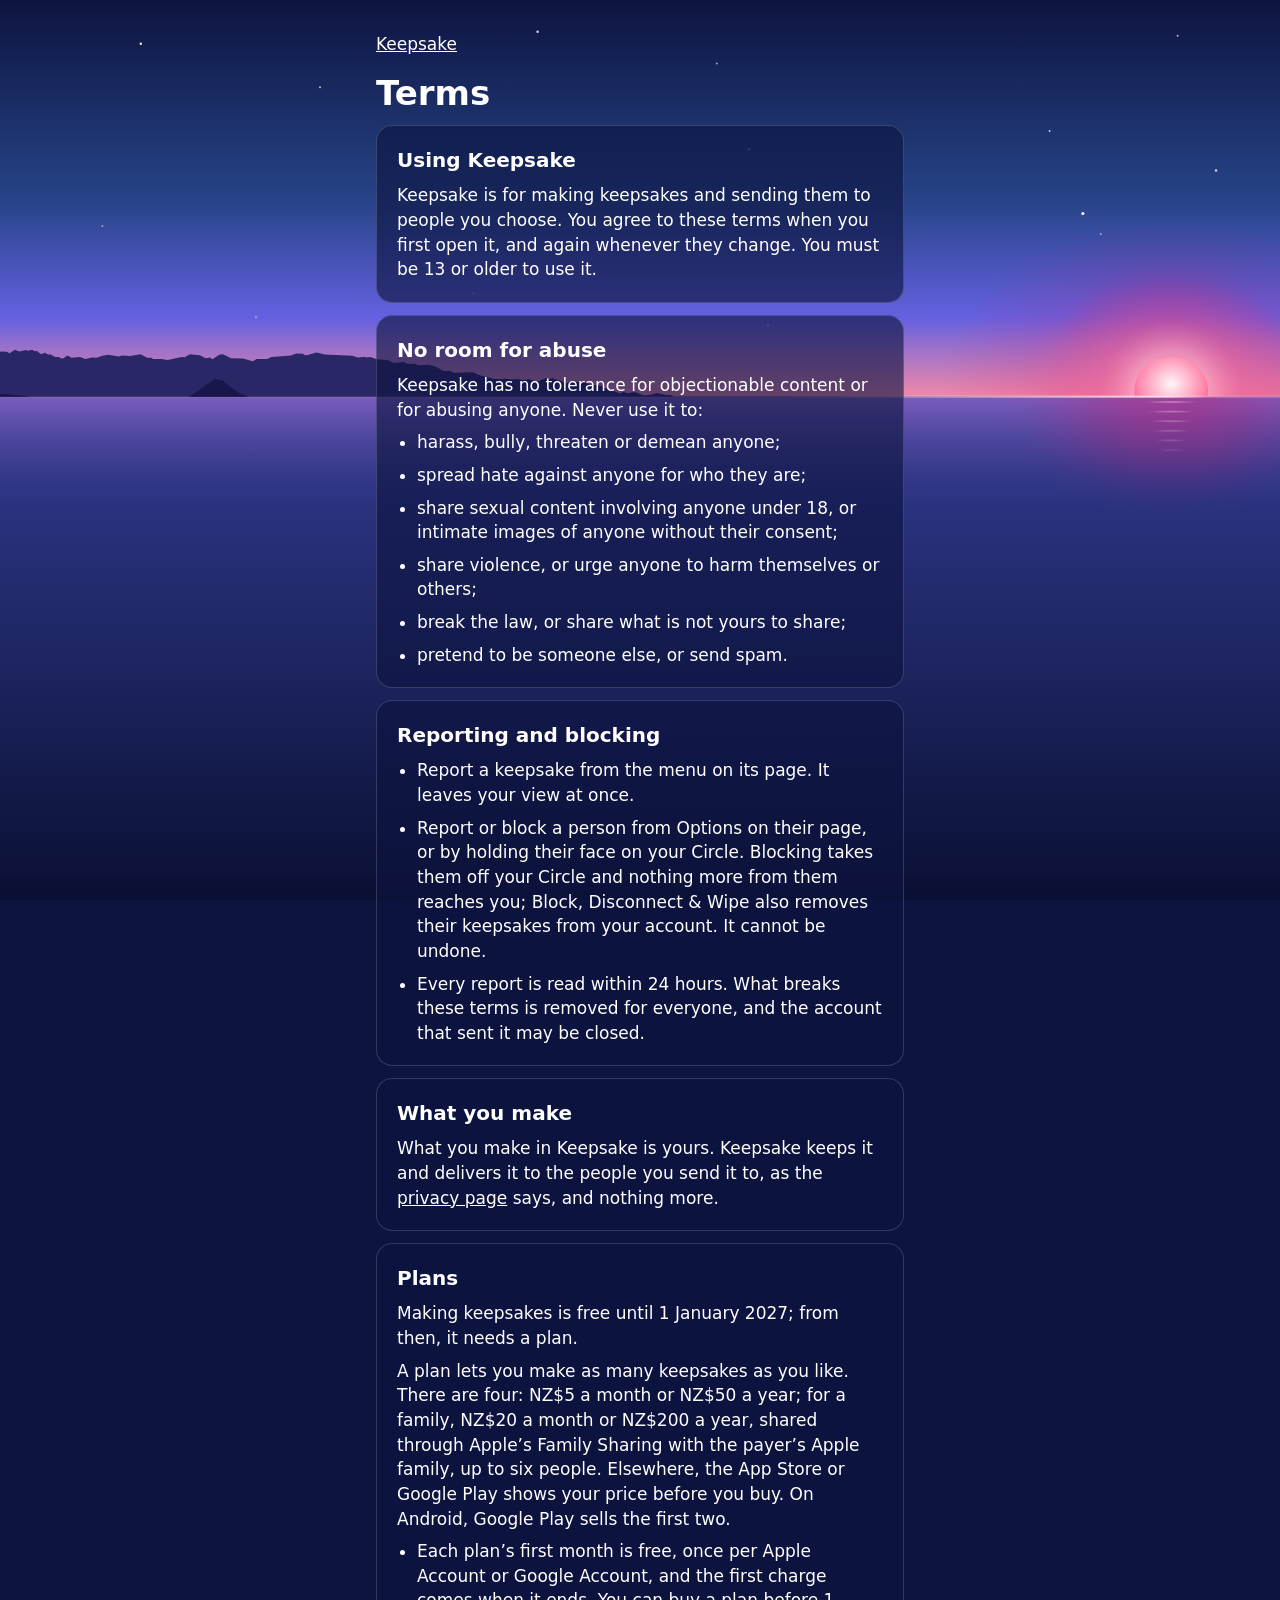
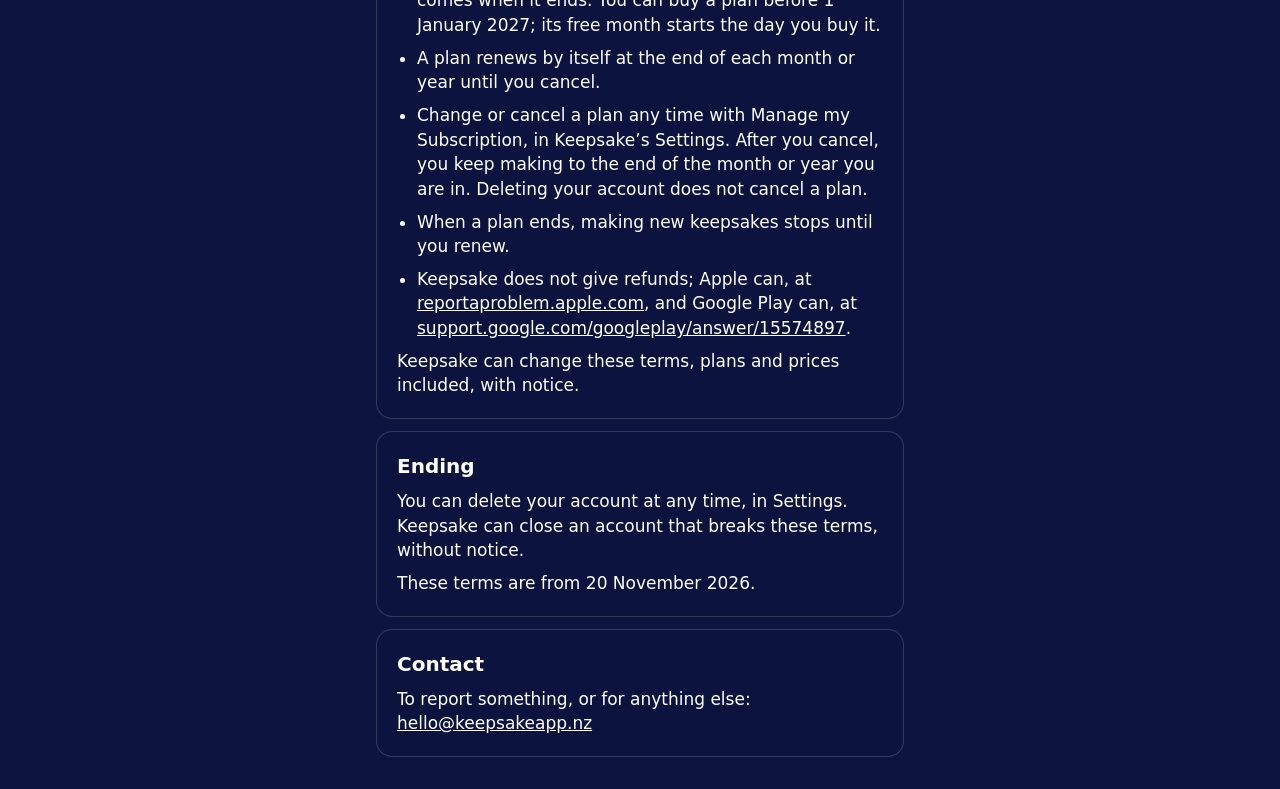
<file: terms.html>
<!doctype html>
<html lang="en">
<head>
<meta charset="utf-8">
<meta name="viewport" content="width=device-width, initial-scale=1">
<meta name="color-scheme" content="dark">
<meta name="theme-color" content="#0E1440">
<title>Keepsake terms</title>
<link rel="stylesheet" href="palette.css">
<style>
  * { box-sizing: border-box; margin: 0; }
  html { background: var(--solid); }
  /* The app's Dusk sky, held still. */
  body::before {
    content: '';
    position: fixed;
    inset: 0 0 auto;
    height: 100vh;
    z-index: -1;
    background: url(sky.svg) 0 0 / 100% 100%;
  }
  body {
    max-width: 560px;
    margin: 0 auto;
    padding: 32px 16px;
    color: var(--text);
    font: 17px/1.45 -apple-system, BlinkMacSystemFont, system-ui, sans-serif;
    -webkit-text-size-adjust: 100%;
  }
  a { color: inherit; }
  h1 { font-size: 34px; line-height: 1.2; margin: 16px 0 12px; }
  h2 { font-size: 20px; margin-bottom: 8px; }
  section {
    margin-top: 12px;
    padding: 20px;
    border: 1px solid var(--edge);
    border-radius: 16px;
    background: var(--panel);
  }
  ul { padding-left: 20px; }
  li + li, p + ul, ul + p, p + p { margin-top: 8px; }
</style>
</head>
<body>
<a href="/">Keepsake</a>
<h1>Terms</h1>
<section>
  <h2>Using Keepsake</h2>
  <p>Keepsake is for making keepsakes and sending them to people you choose. You agree to these terms when you first open it, and again whenever they change. You must be 13 or older to use it.</p>
</section>
<section>
  <h2>No room for abuse</h2>
  <p>Keepsake has no tolerance for objectionable content or for abusing anyone. Never use it to:</p>
  <ul>
    <li>harass, bully, threaten or demean anyone;</li>
    <li>spread hate against anyone for who they are;</li>
    <li>share sexual content involving anyone under 18, or intimate images of anyone without their consent;</li>
    <li>share violence, or urge anyone to harm themselves or others;</li>
    <li>break the law, or share what is not yours to share;</li>
    <li>pretend to be someone else, or send spam.</li>
  </ul>
</section>
<section>
  <h2>Reporting and blocking</h2>
  <ul>
    <li>Report a keepsake from the menu on its page. It leaves your view at once.</li>
    <li>Report or block a person from Options on their page, or by holding their face on your Circle. Blocking takes them off your Circle and nothing more from them reaches you; Block, Disconnect &amp; Wipe also removes their keepsakes from your account. It cannot be undone.</li>
    <li>Every report is read within 24 hours. What breaks these terms is removed for everyone, and the account that sent it may be closed.</li>
  </ul>
</section>
<section>
  <h2>What you make</h2>
  <p>What you make in Keepsake is yours. Keepsake keeps it and delivers it to the people you send it to, as the <a href="privacy.html">privacy page</a> says, and nothing more.</p>
</section>
<section>
  <h2>Plans</h2>
  <p>Making keepsakes is free until 1 January 2027; from then, it needs a plan.</p>
  <p>A plan lets you make as many keepsakes as you like. There are four: NZ$5 a month or NZ$50 a year; for a family, NZ$20 a month or NZ$200 a year, shared through Apple’s Family Sharing with the payer’s Apple family, up to six people. Elsewhere, the App Store or Google Play shows your price before you buy. On Android, Google Play sells the first two.</p>
  <ul>
    <li>Each plan’s first month is free, once per Apple Account or Google Account, and the first charge comes when it ends. You can buy a plan before 1 January 2027; its free month starts the day you buy it.</li>
    <li>A plan renews by itself at the end of each month or year until you cancel.</li>
    <li>Change or cancel a plan any time with Manage my Subscription, in Keepsake’s Settings. After you cancel, you keep making to the end of the month or year you are in. Deleting your account does not cancel a plan.</li>
    <li>When a plan ends, making new keepsakes stops until you renew.</li>
    <li>Keepsake does not give refunds; Apple can, at <a href="https://reportaproblem.apple.com">reportaproblem.apple.com</a>, and Google Play can, at <a href="https://support.google.com/googleplay/answer/15574897">support.google.com/googleplay/answer/15574897</a>.</li>
  </ul>
  <p>Keepsake can change these terms, plans and prices included, with notice.</p>
</section>
<section>
  <h2>Ending</h2>
  <p>You can delete your account at any time, in Settings. Keepsake can close an account that breaks these terms, without notice.</p>
  <p>These terms are from 20 November 2026.</p>
</section>
<section>
  <h2>Contact</h2>
  <p>To report something, or for anything else: <a href="mailto:hello@keepsakeapp.nz">hello@keepsakeapp.nz</a></p>
</section>
</body>
</html>
</file>
<file: palette.css>
/* Written by `npm run palette` from the default palette. */
:root {
  --solid: #0E1440;
  --text: #FFFFFF;
  --panel: rgba(14, 20, 64, 0.62);
  --edge: rgba(255, 255, 255, 0.16);
  --fill: #FFFFFF;
  --on-fill: #0E1440;
  --mist: radial-gradient(closest-side, #FFE3EB, rgba(227, 22, 101, 0.7) 40%, rgba(227, 22, 101, 0.2) 75%, rgba(227, 22, 101, 0) 100%);
}
</file>
<file: app/_expo/static/css/EnrichedText-803aa2e89ff85a46cc923a9c1331bc92.css>
.eti-editor .tiptap.ProseMirror p{margin-top:0;margin-bottom:0}.eti-editor .tiptap.ProseMirror-focused{outline:none}.eti-editor .tiptap{flex:1}.eti-editor{flex-direction:column;display:flex}.et-view{white-space:pre-wrap;overflow-wrap:anywhere}.et-view p{margin-top:0;margin-bottom:0}.et-view p:empty:before{content:"​"}.eti-editor p.is-editor-empty:first-child:before{color:var(--et-placeholder-text-color,#adb5bd);content:attr(data-placeholder);float:left;pointer-events:none;height:0}.eti-editor ::selection{background-color:var(--et-selection-color,Highlight)}.et-view ::selection{background-color:var(--et-selection-color,Highlight)}.eti-editor code,.et-view code{background-color:var(--et-code-bg-color);color:var(--et-code-color);font-family:monospace;line-height:inherit;vertical-align:baseline;padding:0;display:inline}.eti-editor h1,.et-view h1{font-size:var(--et-h1-font-size);font-weight:var(--et-h1-font-weight);color:inherit;margin:0;line-height:normal}.eti-editor h2,.et-view h2{font-size:var(--et-h2-font-size);font-weight:var(--et-h2-font-weight);color:inherit;margin:0;line-height:normal}.eti-editor h3,.et-view h3{font-size:var(--et-h3-font-size);font-weight:var(--et-h3-font-weight);color:inherit;margin:0;line-height:normal}.eti-editor h4,.et-view h4{font-size:var(--et-h4-font-size);font-weight:var(--et-h4-font-weight);color:inherit;margin:0;line-height:normal}.eti-editor h5,.et-view h5{font-size:var(--et-h5-font-size);font-weight:var(--et-h5-font-weight);color:inherit;margin:0;line-height:normal}.eti-editor h6,.et-view h6{font-size:var(--et-h6-font-size);font-weight:var(--et-h6-font-weight);color:inherit;margin:0;line-height:normal}.eti-editor blockquote,.et-view blockquote{border-left:var(--et-blockquote-border-width) solid var(--et-blockquote-border-color);padding-left:var(--et-blockquote-gap-width);color:var(--et-blockquote-color);margin:0}.eti-editor blockquote p,.et-view blockquote p{margin:0}.eti-editor codeblock,.et-view codeblock{background-color:var(--et-codeblock-bg-color);color:var(--et-codeblock-color);border-radius:var(--et-codeblock-border-radius);font-family:monospace;display:block}.eti-editor codeblock p,.et-view codeblock p{margin:0}.eti-editor a,.et-view a{color:var(--et-link-color);-webkit-text-decoration-line:var(--et-link-text-decoration-line);text-decoration-line:var(--et-link-text-decoration-line);transition:none}.et-view a{cursor:default}.et-link-pressable a{cursor:pointer}.et-link-pressable a:active,.et-link-pressable a.et-link-pressed{color:var(--et-link-press-color)}.eti-editor li,.et-view li{min-height:1.2em;margin:0}@supports (min-height:1lh){.eti-editor li,.et-view li{min-height:1lh}}.eti-editor ul:not([data-type])>li>p:empty:after,.et-view ul:not([data-type])>li>p:empty:after,.eti-editor ol>li>p:empty:after,.et-view ol>li>p:empty:after,.eti-editor ul[data-type=checkboxList]>li>div:empty:after,.et-view ul[data-type=checkbox]>li>label:empty:after{content:"​"}.eti-editor ul:not([data-type]),.et-view ul:not([data-type]){padding-left:calc(var(--et-ul-margin-left,16px) + var(--et-ul-bullet-size,8px) + var(--et-ul-gap-width,16px));margin:0;list-style:none}.eti-editor ul:not([data-type])>li,.et-view ul:not([data-type])>li{align-items:baseline;margin:0;display:flex}.eti-editor ul:not([data-type])>li:before,.et-view ul:not([data-type])>li:before{content:"";width:var(--et-ul-bullet-size,8px);height:var(--et-ul-bullet-size,8px);background-color:var(--et-ul-bullet-color,currentColor);margin-left:calc(-1 * (var(--et-ul-bullet-size,8px) + var(--et-ul-gap-width,16px)));margin-right:var(--et-ul-gap-width,16px);top:calc(var(--et-ul-bullet-size,8px) * .5 - .35em);border-radius:50%;flex-shrink:0;position:relative}.eti-editor ol,.et-view ol{--et-ol-marker-col:max(var(--et-ol-margin-left,16px), calc((var(--et-ol-digits,1) + 1) * 1ch));padding-left:calc(var(--et-ol-marker-col) + var(--et-ol-gap-width,16px));counter-reset:et-ol;margin:0;list-style:none}.eti-editor ol>li,.et-view ol>li{counter-increment:et-ol;align-items:baseline;margin:0;display:flex}.eti-editor ol>li:before,.et-view ol>li:before{content:counter(et-ol) ".";width:var(--et-ol-marker-col,var(--et-ol-margin-left,16px));text-align:right;margin-right:calc(var(--et-ol-gap-width,16px));margin-left:calc(-1 * (var(--et-ol-marker-col,var(--et-ol-margin-left,16px)) + var(--et-ol-gap-width,16px)));color:var(--et-ol-marker-color,currentColor);font-weight:var(--et-ol-marker-font-weight,inherit);white-space:nowrap;flex-shrink:0}.eti-editor ul:not([data-type])>li>p,.et-view ul:not([data-type])>li>p,.eti-editor ol>li>p,.et-view ol>li>p{flex:auto;min-width:0;margin:0;display:block}.eti-editor li p,.et-view li p{margin:0}.eti-editor .eti-inline-image{vertical-align:text-bottom;line-height:0;display:inline-block}.eti-editor .eti-inline-image-img{object-fit:contain}.eti-editor .eti-inline-image--placeholder{color:inherit;display:inline-block;overflow:hidden}.eti-editor .eti-inline-image-broken-glyph{width:100%;height:100%;display:block}.eti-editor .react-renderer.node-image.ProseMirror-selectednode .eti-inline-image{box-shadow:inset 0 0 0 999px highlight}.eti-editor ul[data-type=checkboxList]{padding-left:calc(var(--et-checkbox-margin-left,16px) + var(--et-checkbox-box-size,24px) + var(--et-checkbox-gap-width,16px));margin:0;list-style:none}.eti-editor ul[data-type=checkboxList]>li{align-items:baseline;margin:0;display:flex}.eti-editor ul[data-type=checkboxList]>li>label{width:var(--et-checkbox-box-size,24px);height:var(--et-checkbox-box-size,24px);margin-left:calc(-1 * (var(--et-checkbox-box-size,24px) + var(--et-checkbox-gap-width,16px)));margin-right:var(--et-checkbox-gap-width,16px);top:calc(var(--et-checkbox-box-size,24px) * .5 - .35em);flex-shrink:0;align-items:center;margin-top:0;display:inline-flex;position:relative}.eti-editor ul[data-type=checkboxList]>li>label input[type=checkbox]{width:100%;height:100%;accent-color:var(--et-checkbox-box-color,#00f);flex-shrink:0;margin:0}.eti-editor ul[data-type=checkboxList]>li>div{flex:auto;min-width:0;margin:0;display:block}.et-view ul[data-type=checkbox]{padding-left:calc(var(--et-checkbox-margin-left,16px) + var(--et-checkbox-box-size,24px) + var(--et-checkbox-gap-width,16px));margin:0;list-style:none}.et-view ul[data-type=checkbox]>li{align-items:baseline;margin:0;display:flex}.et-view ul[data-type=checkbox]>li>input[type=checkbox]{margin-left:calc(-1 * (var(--et-checkbox-box-size,24px) + var(--et-checkbox-gap-width,16px)));margin-right:var(--et-checkbox-gap-width,16px);width:var(--et-checkbox-box-size,24px);height:var(--et-checkbox-box-size,24px);accent-color:var(--et-checkbox-box-color,#00f);pointer-events:none;-webkit-tap-highlight-color:transparent;top:calc(var(--et-checkbox-box-size,24px) * .5 - .35em);flex-shrink:0;margin-top:0;margin-bottom:0;position:relative}.et-view ul[data-type=checkbox]>li>label{flex:auto;min-width:0;margin:0;padding:0;display:block}.et-view img{vertical-align:text-bottom;display:inline-block;position:relative;overflow:hidden}.et-view img.error,.et-view img:not([src]),.et-view img[src=""]{content:linear-gradient(transparent, transparent);-webkit-mask:var(--et-broken-image-glyph) no-repeat center / contain;-webkit-mask:var(--et-broken-image-glyph) no-repeat center / contain;mask:var(--et-broken-image-glyph) no-repeat center / contain;background-color:currentColor}
</file>
